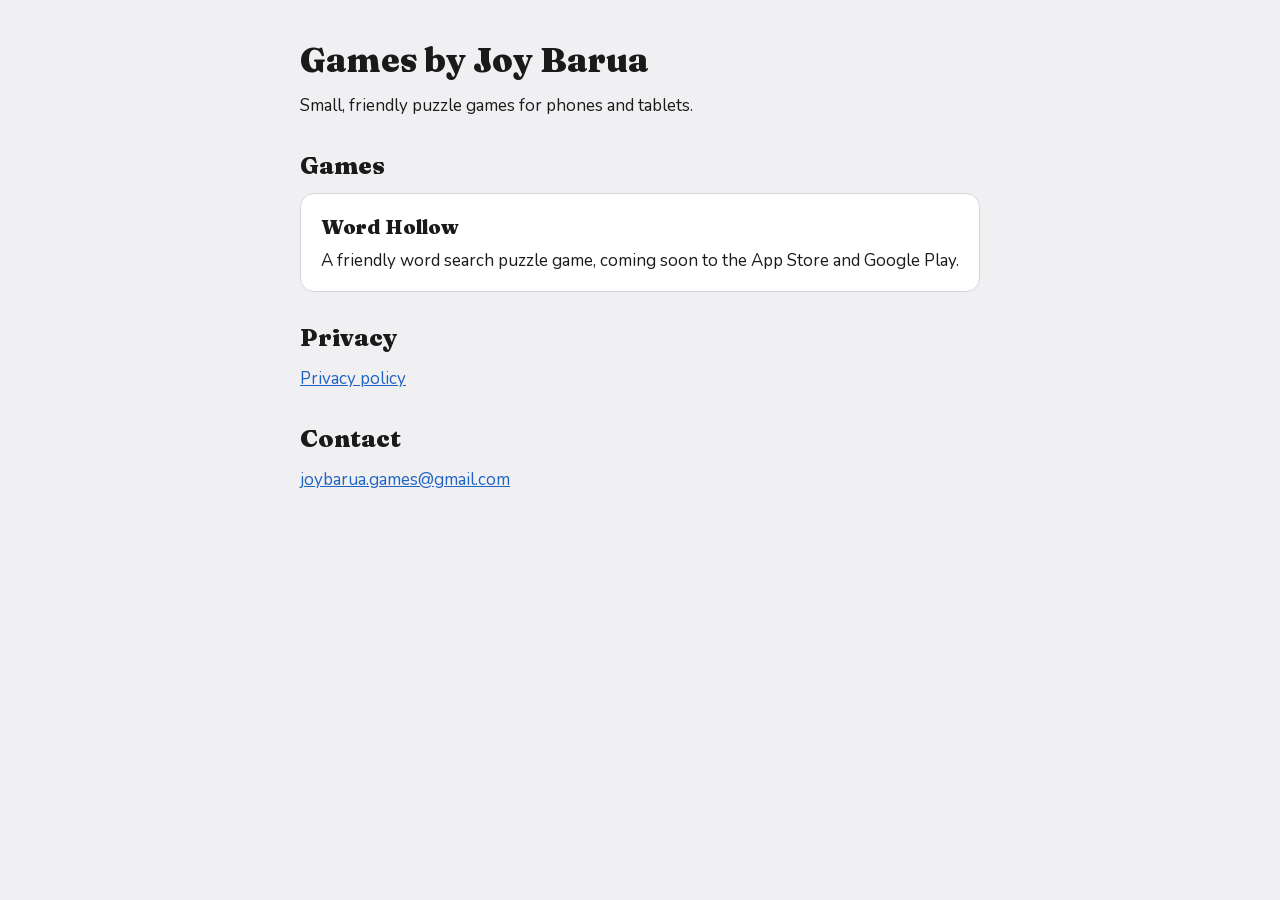
<file: index.html>
<!DOCTYPE html>
<html lang="en">
<head>
  <meta charset="utf-8">
  <meta name="viewport" content="width=device-width, initial-scale=1">
  <title>Games by Joy Barua</title>
  <meta name="description" content="Games by Joy Barua. Word Hollow, a friendly word search puzzle game.">
  <link rel="preload" href="/fonts/Nunito-latin.woff2" as="font" type="font/woff2" crossorigin>
  <link rel="preload" href="/fonts/Fraunces-900-latin.woff2" as="font" type="font/woff2" crossorigin>
  <link rel="stylesheet" href="/style.css">
</head>
<body>
  <main>
    <h1>Games by Joy Barua</h1>
    <p>Small, friendly puzzle games for phones and tablets.</p>

    <h2>Games</h2>
    <div class="game">
      <h3>Word Hollow</h3>
      <p>A friendly word search puzzle game, coming soon to the App Store and Google Play.</p>
    </div>

    <h2>Privacy</h2>
    <p><a href="/privacy/">Privacy policy</a></p>

    <h2>Contact</h2>
    <p><a href="mailto:joybarua.games@gmail.com">joybarua.games@gmail.com</a></p>
  </main>
</body>
</html>
</file>
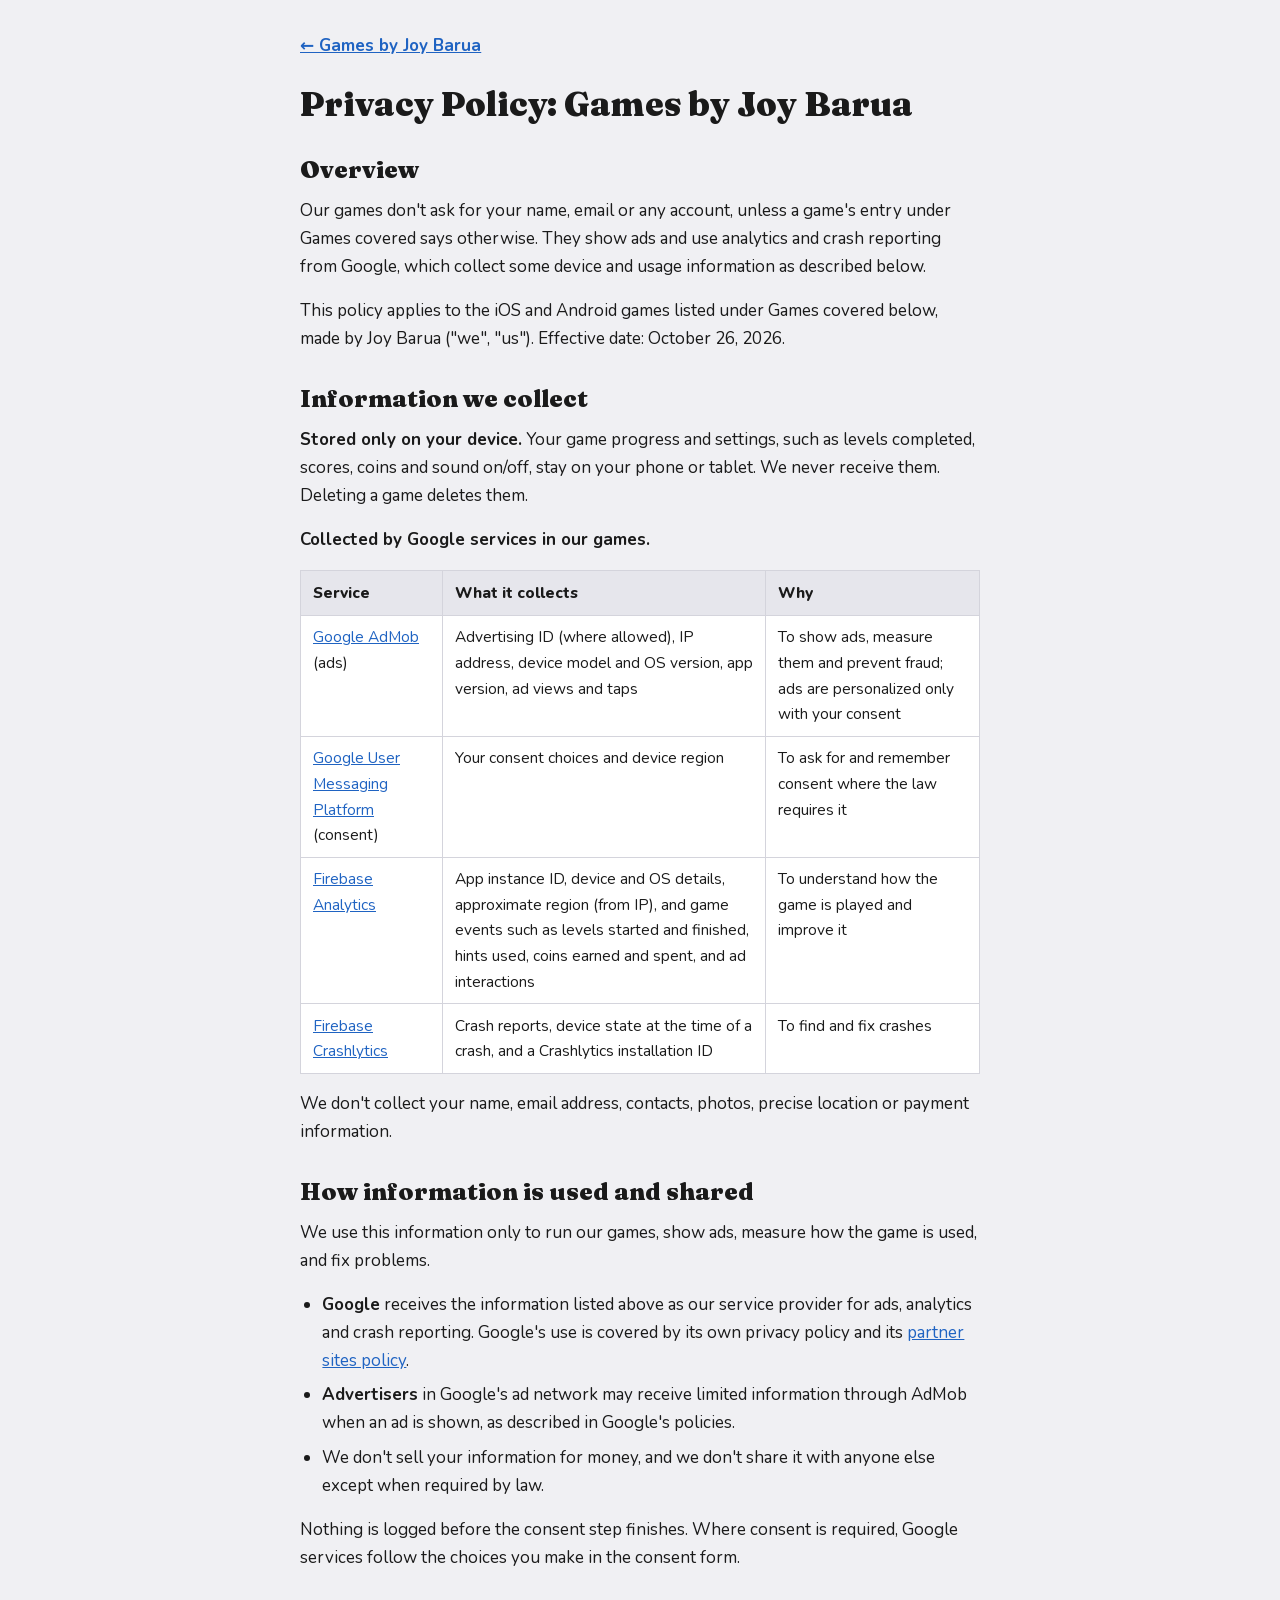
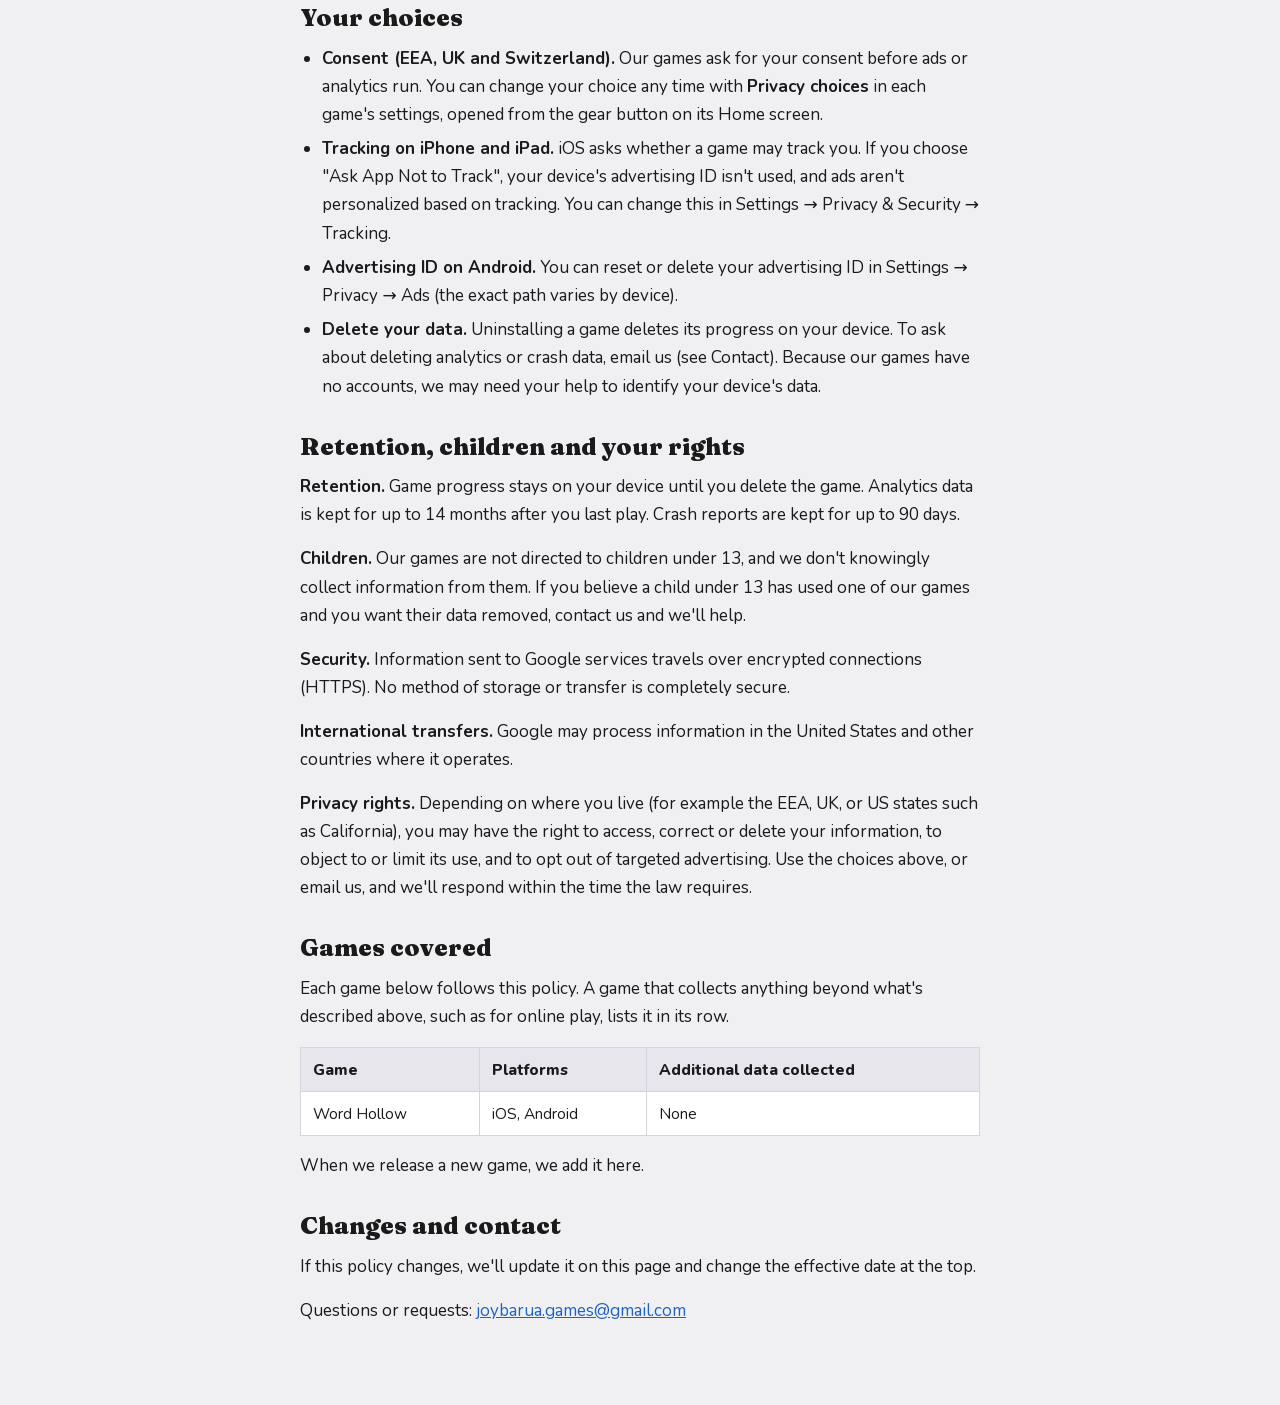
<file: privacy/index.html>
<!DOCTYPE html>
<html lang="en">
<head>
  <meta charset="utf-8">
  <meta name="viewport" content="width=device-width, initial-scale=1">
  <title>Privacy Policy: Games by Joy Barua</title>
  <link rel="preload" href="/fonts/Nunito-latin.woff2" as="font" type="font/woff2" crossorigin>
  <link rel="preload" href="/fonts/Fraunces-900-latin.woff2" as="font" type="font/woff2" crossorigin>
  <link rel="stylesheet" href="/style.css">
</head>
<body>
  <main>
    <a class="back" href="/">&larr; Games by Joy Barua</a>

    <h1>Privacy Policy: Games by Joy Barua</h1>

    <h2>Overview</h2>

    <p>Our games don't ask for your name, email or any account, unless a game's entry under Games covered says otherwise. They show ads and use analytics and crash reporting from Google, which collect some device and usage information as described below.</p>

    <p>This policy applies to the iOS and Android games listed under Games covered below, made by Joy Barua ("we", "us"). Effective date: October 26, 2026.</p>

    <h2>Information we collect</h2>

    <p><strong>Stored only on your device.</strong> Your game progress and settings, such as levels completed, scores, coins and sound on/off, stay on your phone or tablet. We never receive them. Deleting a game deletes them.</p>

    <p><strong>Collected by Google services in our games.</strong></p>

    <div class="table-wrap">
      <table>
        <thead>
          <tr><th>Service</th><th>What it collects</th><th>Why</th></tr>
        </thead>
        <tbody>
          <tr><td><a href="https://policies.google.com/technologies/ads">Google AdMob</a> (ads)</td><td>Advertising ID (where allowed), IP address, device model and OS version, app version, ad views and taps</td><td>To show ads, measure them and prevent fraud; ads are personalized only with your consent</td></tr>
          <tr><td><a href="https://developers.google.com/admob/ump">Google User Messaging Platform</a> (consent)</td><td>Your consent choices and device region</td><td>To ask for and remember consent where the law requires it</td></tr>
          <tr><td><a href="https://firebase.google.com/support/privacy">Firebase Analytics</a></td><td>App instance ID, device and OS details, approximate region (from IP), and game events such as levels started and finished, hints used, coins earned and spent, and ad interactions</td><td>To understand how the game is played and improve it</td></tr>
          <tr><td><a href="https://firebase.google.com/support/privacy">Firebase Crashlytics</a></td><td>Crash reports, device state at the time of a crash, and a Crashlytics installation ID</td><td>To find and fix crashes</td></tr>
        </tbody>
      </table>
    </div>

    <p>We don't collect your name, email address, contacts, photos, precise location or payment information.</p>

    <h2>How information is used and shared</h2>

    <p>We use this information only to run our games, show ads, measure how the game is used, and fix problems.</p>

    <ul>
      <li><strong>Google</strong> receives the information listed above as our service provider for ads, analytics and crash reporting. Google's use is covered by its own privacy policy and its <a href="https://policies.google.com/technologies/partner-sites">partner sites policy</a>.</li>
      <li><strong>Advertisers</strong> in Google's ad network may receive limited information through AdMob when an ad is shown, as described in Google's policies.</li>
      <li>We don't sell your information for money, and we don't share it with anyone else except when required by law.</li>
    </ul>

    <p>Nothing is logged before the consent step finishes. Where consent is required, Google services follow the choices you make in the consent form.</p>

    <h2>Your choices</h2>

    <ul>
      <li><strong>Consent (EEA, UK and Switzerland).</strong> Our games ask for your consent before ads or analytics run. You can change your choice any time with <strong>Privacy choices</strong> in each game's settings, opened from the gear button on its Home screen.</li>
      <li><strong>Tracking on iPhone and iPad.</strong> iOS asks whether a game may track you. If you choose "Ask App Not to Track", your device's advertising ID isn't used, and ads aren't personalized based on tracking. You can change this in Settings &rarr; Privacy &amp; Security &rarr; Tracking.</li>
      <li><strong>Advertising ID on Android.</strong> You can reset or delete your advertising ID in Settings &rarr; Privacy &rarr; Ads (the exact path varies by device).</li>
      <li><strong>Delete your data.</strong> Uninstalling a game deletes its progress on your device. To ask about deleting analytics or crash data, email us (see Contact). Because our games have no accounts, we may need your help to identify your device's data.</li>
    </ul>

    <h2>Retention, children and your rights</h2>

    <p><strong>Retention.</strong> Game progress stays on your device until you delete the game. Analytics data is kept for up to 14 months after you last play. Crash reports are kept for up to 90 days.</p>

    <p><strong>Children.</strong> Our games are not directed to children under 13, and we don't knowingly collect information from them. If you believe a child under 13 has used one of our games and you want their data removed, contact us and we'll help.</p>

    <p><strong>Security.</strong> Information sent to Google services travels over encrypted connections (HTTPS). No method of storage or transfer is completely secure.</p>

    <p><strong>International transfers.</strong> Google may process information in the United States and other countries where it operates.</p>

    <p><strong>Privacy rights.</strong> Depending on where you live (for example the EEA, UK, or US states such as California), you may have the right to access, correct or delete your information, to object to or limit its use, and to opt out of targeted advertising. Use the choices above, or email us, and we'll respond within the time the law requires.</p>

    <h2>Games covered</h2>

    <p>Each game below follows this policy. A game that collects anything beyond what's described above, such as for online play, lists it in its row.</p>

    <div class="table-wrap">
      <table>
        <thead>
          <tr><th>Game</th><th>Platforms</th><th>Additional data collected</th></tr>
        </thead>
        <tbody>
          <tr><td>Word Hollow</td><td>iOS, Android</td><td>None</td></tr>
        </tbody>
      </table>
    </div>

    <p>When we release a new game, we add it here.</p>

    <h2>Changes and contact</h2>

    <p>If this policy changes, we'll update it on this page and change the effective date at the top.</p>

    <p>Questions or requests: <a href="mailto:joybarua.games@gmail.com">joybarua.games@gmail.com</a></p>
  </main>
</body>
</html>
</file>
<file: style.css>
@font-face {
  font-family: "Fraunces";
  font-style: normal;
  font-weight: 900;
  font-display: swap;
  src: url("/fonts/Fraunces-900-latin.woff2") format("woff2");
  unicode-range: U+0000-00FF, U+0131, U+0152-0153, U+02BB-02BC, U+02C6, U+02DA, U+02DC, U+0304, U+0308, U+0329, U+2000-206F, U+20AC, U+2122, U+2191, U+2193, U+2212, U+2215, U+FEFF, U+FFFD;
}

@font-face {
  font-family: "Nunito";
  font-style: normal;
  font-weight: 400 800;
  font-display: swap;
  src: url("/fonts/Nunito-latin.woff2") format("woff2");
  unicode-range: U+0000-00FF, U+0131, U+0152-0153, U+02BB-02BC, U+02C6, U+02DA, U+02DC, U+0304, U+0308, U+0329, U+2000-206F, U+20AC, U+2122, U+2191, U+2193, U+2212, U+2215, U+FEFF, U+FFFD;
}

:root {
  --bg: #f0f0f3;
  --text: #1a1a1a;
  --link: #1f63c2;
  --muted: #5a5a64;
  --line: #d4d4dc;
  --card: #ffffff;
}

* { box-sizing: border-box; }

html { -webkit-text-size-adjust: 100%; }

body {
  margin: 0;
  background: var(--bg);
  color: var(--text);
  font-family: "Nunito", system-ui, -apple-system, "Segoe UI", sans-serif;
  font-size: 1.0625rem;
  line-height: 1.65;
}

main {
  max-width: 720px;
  margin: 0 auto;
  padding: 2rem 1.25rem 4rem;
}

h1, h2 {
  font-family: "Fraunces", Georgia, serif;
  font-weight: 900;
  line-height: 1.2;
  margin: 2rem 0 0.75rem;
}

h1 { font-size: 2.1rem; margin-top: 0.5rem; }
h2 { font-size: 1.5rem; }

p, ul { margin: 0 0 1rem; }
ul { padding-left: 1.4rem; }
li { margin-bottom: 0.4rem; }

a { color: var(--link); }

.back { display: inline-block; margin-bottom: 1rem; font-weight: 700; }

.game {
  background: var(--card);
  border: 1px solid var(--line);
  border-radius: 14px;
  padding: 1rem 1.25rem;
  margin: 0 0 1rem;
}
.game h3 {
  font-family: "Fraunces", Georgia, serif;
  font-weight: 900;
  font-size: 1.25rem;
  margin: 0 0 0.25rem;
}
.game p { margin: 0; }

.table-wrap { overflow-x: auto; margin: 0 0 1rem; }

table {
  border-collapse: collapse;
  width: 100%;
  background: var(--card);
  font-size: 0.97rem;
}
th, td {
  border: 1px solid var(--line);
  padding: 0.55rem 0.75rem;
  text-align: left;
  vertical-align: top;
}
th { background: #e6e6ec; font-weight: 800; }

footer { margin-top: 3rem; color: var(--muted); font-size: 0.95rem; }
</file>
